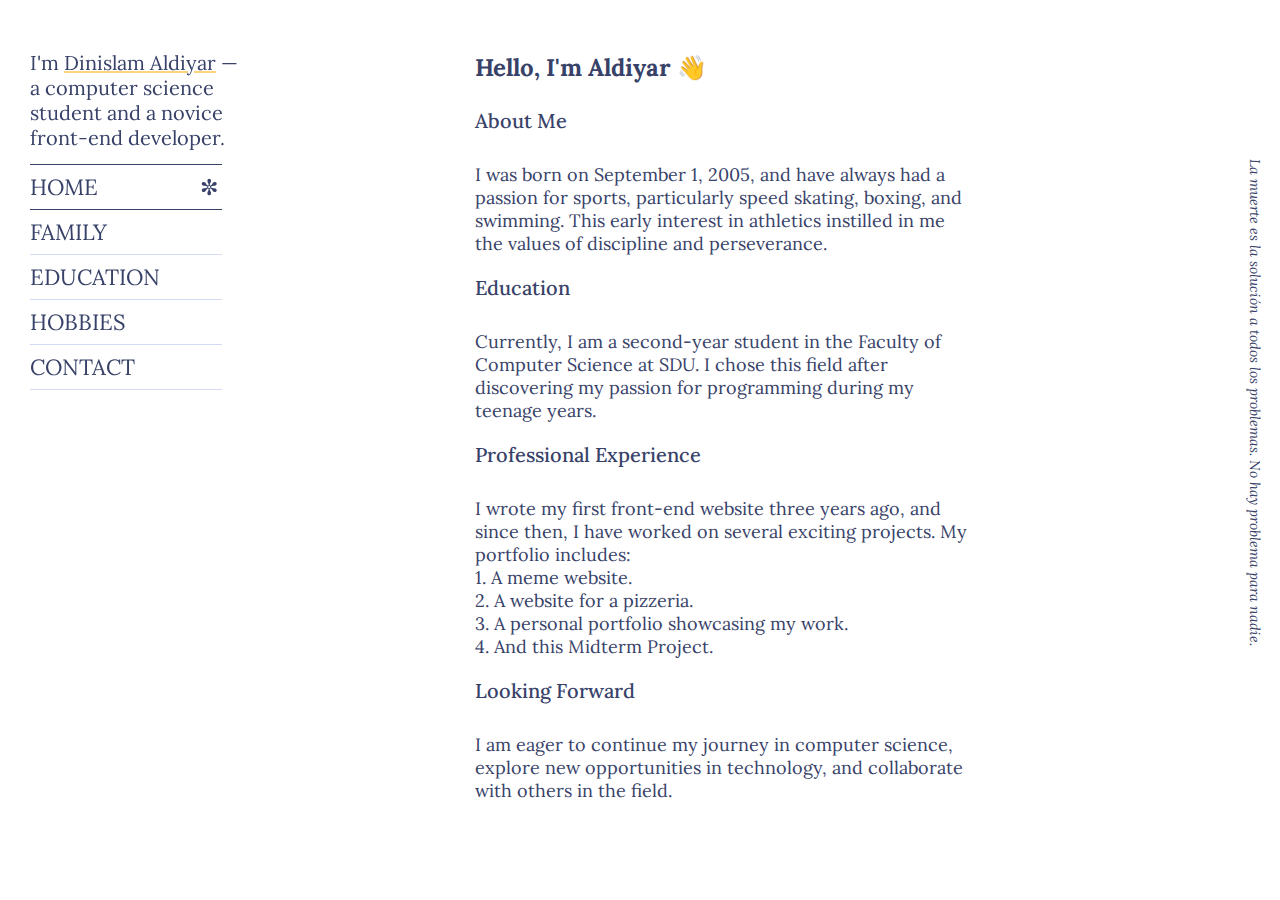
<file: index.html>
<!DOCTYPE html>
<html lang="en">
<head>
    <meta charset="UTF-8">
    <meta name="viewport" content="width=device-width, initial-scale=1.0">
    <meta http-equiv="X-UA-Compatible" content="IE=edge">
    <link rel="stylesheet" href="/styles/style.css">
    <title>Portfolio: Aldiyar</title>
    <link rel="preconnect" href="https://fonts.googleapis.com">
    <link rel="preconnect" href="https://fonts.gstatic.com" crossorigin>
    <link href="https://fonts.googleapis.com/css2?family=Lora:ital,wght@0,400..700;1,400..700&display=swap" rel="stylesheet">
</head>
<body>
    <section class="container">
        <div class="pseudoHeader"></div>
        <header class="sideHeader">
            <h1>
                I'm <a href="index.html">Dinislam Aldiyar</a> — <br>
                a computer science 
                student and a novice 
                front-end developer.
            </h1>
            <nav>
                <ul>
                    <li class="active-menu"><a href="index.html">Home<span> ✼ </span></a></li>
                    <li><a href="family.html">Family</a></li>
                    <li><a href="education.html">Education</a></li>
                    <li><a href="hobbies.html">Hobbies</a></li>
                    <li><a href="contact.html">Contact</a></li>
                </ul>
            </nav>
        </header>
        <div class="mobileHeader">
            <p>
                <a href="index.html">Dinislam Aldiyar</a> <br>
                _<span>home</span>_
            </p>
            <div class="mobile-menu">
                <input type="checkbox" id="menu-toggle">
                <label for="menu-toggle" class="menu-icon">&#9776;</label>
                <nav class="menu">
                    <ul>
                        <li><a href="index.html">Home</a></li>
                        <li><a href="family.html">Family</a></li>
                        <li><a href="education.html">Education</a></li>
                        <li><a href="hobbies.html">Hobbies</a></li>
                        <li><a href="contact.html">Contact</a></li>
                    </ul>
                </nav>
            </div>            
        </div>            
        <div class="home">
            <div class="about-me">
                <h1>Hello, I'm Aldiyar <span>👋</span></h1> 
                <br>
                <h2>About Me</h2> 
                <p> 
                    I was born on September 1, 2005, 
                    and have always had a passion for sports, 
                    particularly speed skating, boxing, and swimming. 
                    This early interest in athletics instilled 
                    in me the values of discipline and perseverance. 
                </p> 
                <h2>Education</h2> 
                <p> Currently, I am a second-year 
                    student in the Faculty of Computer Science at SDU.
                    I chose this field after discovering my passion for programming during my teenage years.
                </p> 
                <h2>Professional Experience</h2> 
                <p> I wrote my first front-end website three years ago, 
                    and since then, I have worked on several exciting projects. 
                    My portfolio includes: <br>
                    1. A meme website. <br>
                    2. A website for a pizzeria. <br>
                    3. A personal portfolio showcasing my work. <br>
                    4. And this Midterm Project.
                </p>
                <h2>Looking Forward</h2> 
                <p> I am eager to continue my journey in computer science, 
                    explore new opportunities in technology, 
                    and collaborate with others in the field. 
                </p>
            </div>
        </div>
        <nav class="sideBar">
            <div class="side-quote">
                <b id="word"></b>
            </div>
        </nav>
    </section>
    <script>
        window.onload = function() {
            generate();
        };
        function generate() {
            var arr = [
                'The only true wisdom is in knowing you know nothing.',
                'Gott ist tot. Gott bleibt tot. Und wir haben ihn getötet.',
                'Немає любові до життя без відчаю в житті.',
                'لقد كان في وسعي أن أقضي على كل يهود العالم ولكني تركت بعضا منهم لتعرفوا لماذا كنت أبيدهم',
                'La muerte es la solución a todos los problemas. No hay problema para nadie.',
                'Solo uno sciocco impara dai propri errori.',
                'IwbnfouevcmsiehwvudbqvGovernment.'
            ];
            var index = Math.floor(Math.random() * arr.length);
            document.getElementById('word').innerHTML = arr[index];
        }
    </script>        
</body>
</html>
</file>
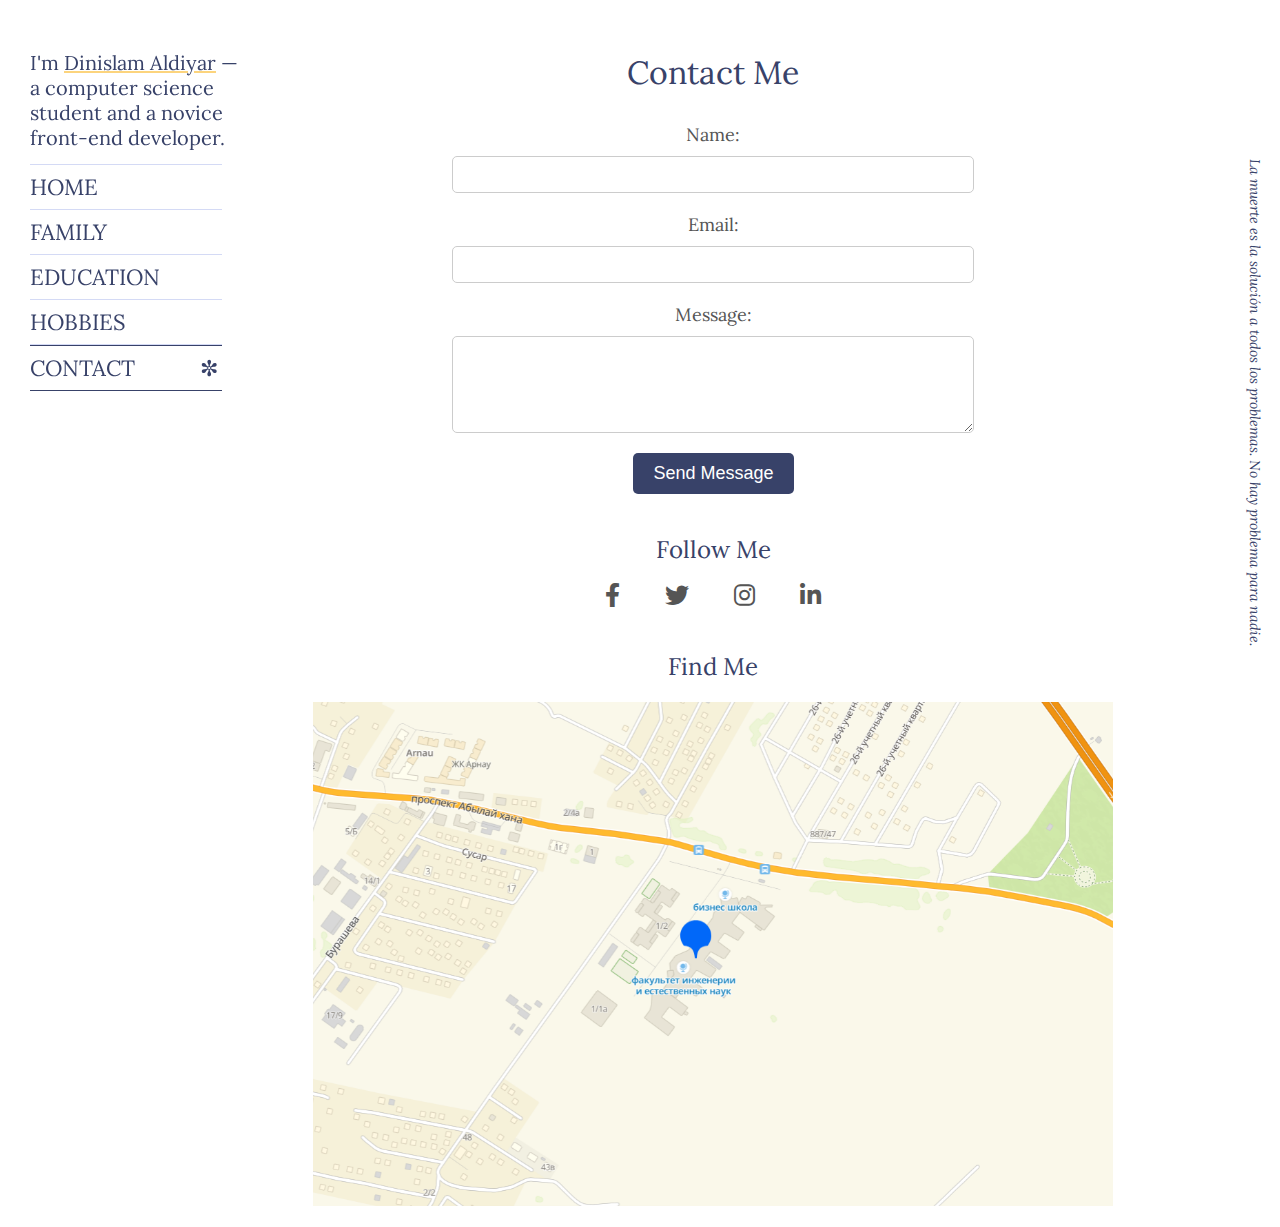
<file: contact.html>
<!DOCTYPE html>
<html lang="en">
<head>
    <meta charset="UTF-8">
    <meta name="viewport" content="width=device-width, initial-scale=1.0">
    <meta http-equiv="X-UA-Compatible" content="IE=edge">
    <link rel="stylesheet" href="/styles/style.css">
    <title>Portfolio: Aldiyar</title>
    <link rel="preconnect" href="https://fonts.googleapis.com">
    <link rel="preconnect" href="https://fonts.gstatic.com" crossorigin>
    <link href="https://fonts.googleapis.com/css2?family=Lora:ital,wght@0,400..700;1,400..700&display=swap" rel="stylesheet">
    <link rel="stylesheet" href="https://cdnjs.cloudflare.com/ajax/libs/font-awesome/6.0.0-beta3/css/all.min.css">
</head>
<body>
    <section class="container">
        <div class="pseudoHeader"></div>
        <header class="sideHeader">
            <h1>
                I'm <a href="index.html">Dinislam Aldiyar</a> — <br>
                a computer science 
                student and a novice 
                front-end developer.
            </h1>
            <nav>
                <ul>
                    <li><a href="index.html">Home</a></li>
                    <li><a href="family.html">Family</a></li>
                    <li><a href="education.html">Education</a></li>
                    <li><a href="hobbies.html">Hobbies</a></li>
                    <li class="active-menu"><a href="contact.html">Contact<span> ✼ </span></a></li>
                </ul>
            </nav>
        </header>
        <div class="mobileHeader">
            <p>
                <a href="index.html">Dinislam Aldiyar</a> <br>
                _<span>contact</span>_
            </p>
            <div class="mobile-menu">
                <input type="checkbox" id="menu-toggle">
                <label for="menu-toggle" class="menu-icon">&#9776;</label>
                <nav class="menu">
                    <ul>
                        <li><a href="index.html">Home</a></li>
                        <li><a href="family.html">Family</a></li>
                        <li><a href="education.html">Education</a></li>
                        <li><a href="hobbies.html">Hobbies</a></li>
                        <li><a href="contact.html">Contact</a></li>
                    </ul>
                </nav>
            </div>            
        </div>            
        <div class="contact">

            <h2>Contact Me</h2>

            <div class="contact-form">
                <form id="contactForm">
                    <label for="name">Name:</label>
                    <input type="text" id="name" name="name" required>
    
                    <label for="email">Email:</label>
                    <input type="email" id="email" name="email" required>
    
                    <label for="message">Message:</label>
                    <textarea id="message" name="message" rows="5" required></textarea>
    
                    <button type="submit">Send Message</button>
                </form>
                <p class="success-message" id="successMessage">Submission successful! Thank you for contacting us.</p>
            </div>

            <div class="social-media">
                <h3>Follow Me</h3>
                <a href="https://www.facebook.com" target="_blank"><i class="fab fa-facebook-f"></i></a>
                <a href="https://www.twitter.com" target="_blank"><i class="fab fa-twitter"></i></a>
                <a href="https://www.instagram.com" target="_blank"><i class="fab fa-instagram"></i></a>
                <a href="https://www.linkedin.com" target="_blank"><i class="fab fa-linkedin-in"></i></a>
            </div>            

            <div class="location">
                <h3>Find Me</h3>
                <a href="https://go.2gis.com/n100j"><img src="/assets/map.png"></a>
            </div>

        </div> 

        <nav class="sideBar">
            <div class="side-quote">
                <b id="word"></b>
            </div>
        </nav>
        
    </section>
    <script>
        window.onload = function() {
            generate();
        };
        function generate() {
            var arr = [
                'The only true wisdom is in knowing you know nothing.',
                'Gott ist tot. Gott bleibt tot. Und wir haben ihn getötet.',
                'Немає любові до життя без відчаю в житті.',
                'لقد كان في وسعي أن أقضي على كل يهود العالم ولكني تركت بعضا منهم لتعرفوا لماذا كنت أبيدهم',
                'La muerte es la solución a todos los problemas. No hay problema para nadie.',
                'Solo uno sciocco impara dai propri errori.',
                'IwbnfouevcmsiehwvudbqvGovernment.'
            ];
            var index = Math.floor(Math.random() * arr.length);
            document.getElementById('word').innerHTML = arr[index];
        }
        document.getElementById('contactForm').addEventListener('submit', function(event) {
            event.preventDefault(); 
            const successMessage = document.getElementById('successMessage');
            successMessage.style.display = 'block';
            successMessage.style.opacity = '1'; 
            setTimeout(function() {
                successMessage.style.opacity = '0'; 
                setTimeout(function() {
                    successMessage.style.display = 'none'; 
                }, 1000); 
            }, 3000); 
            document.getElementById('contactForm').reset();
        });

        DG.then(function () {
            var map = DG.map('map', {
              center: [43.238949, 76.889709], 
              zoom: 13
            });
            DG.marker([43.238949, 76.889709]).addTo(map).bindPopup('Hello! This is a marker.');
        });
    </script> 
</body>
</html>
</file>
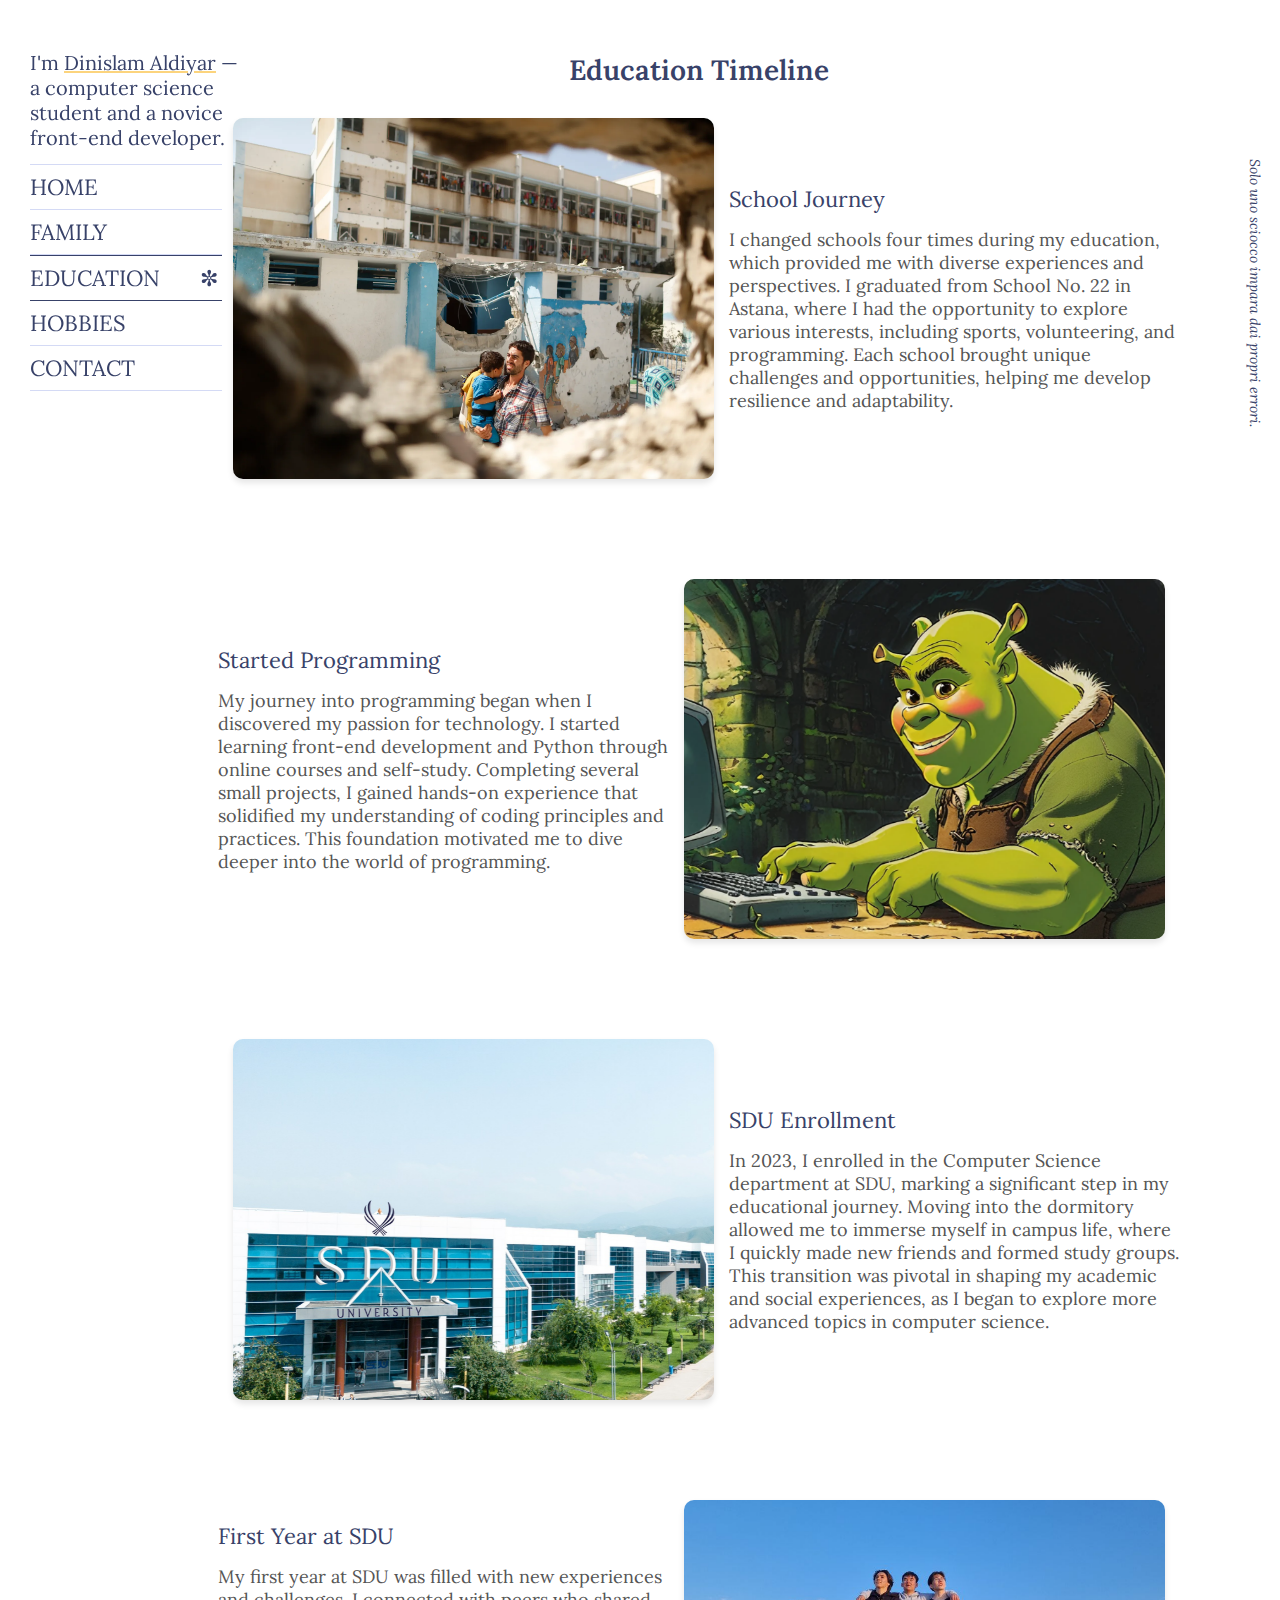
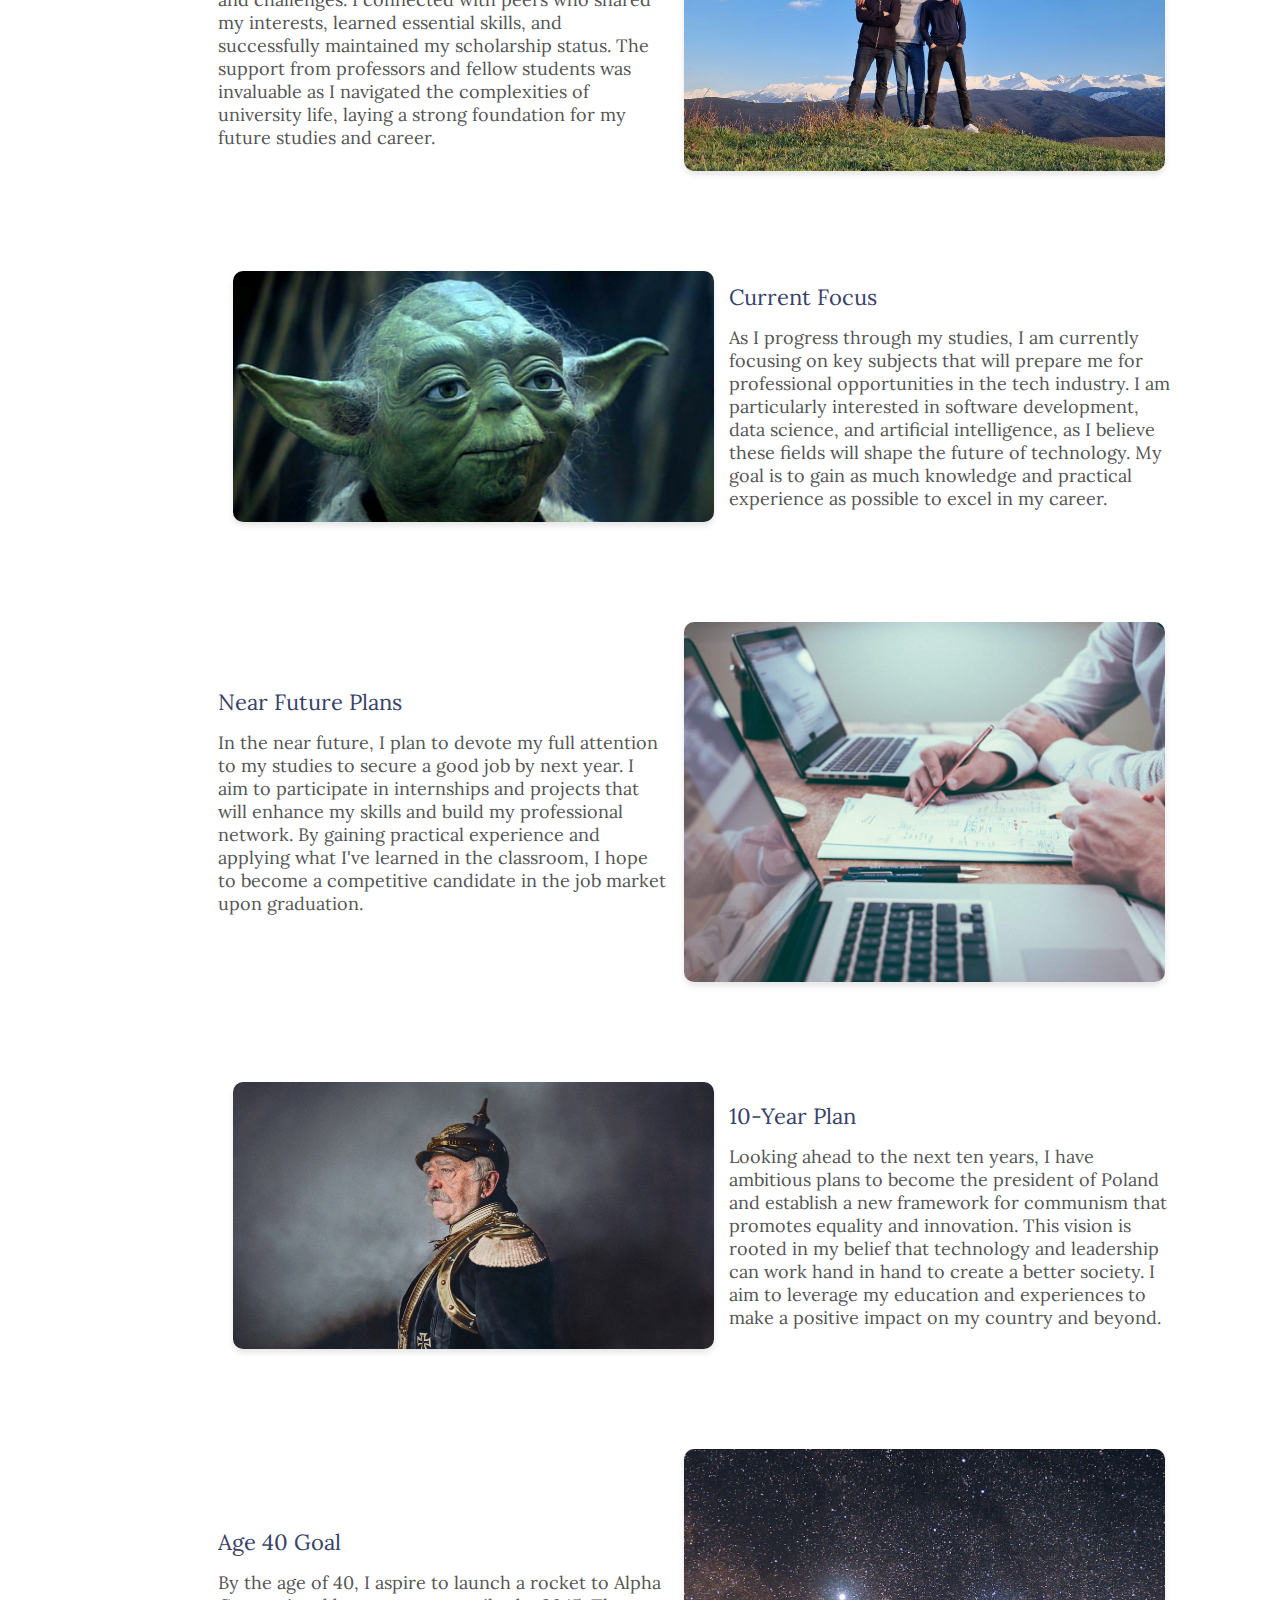
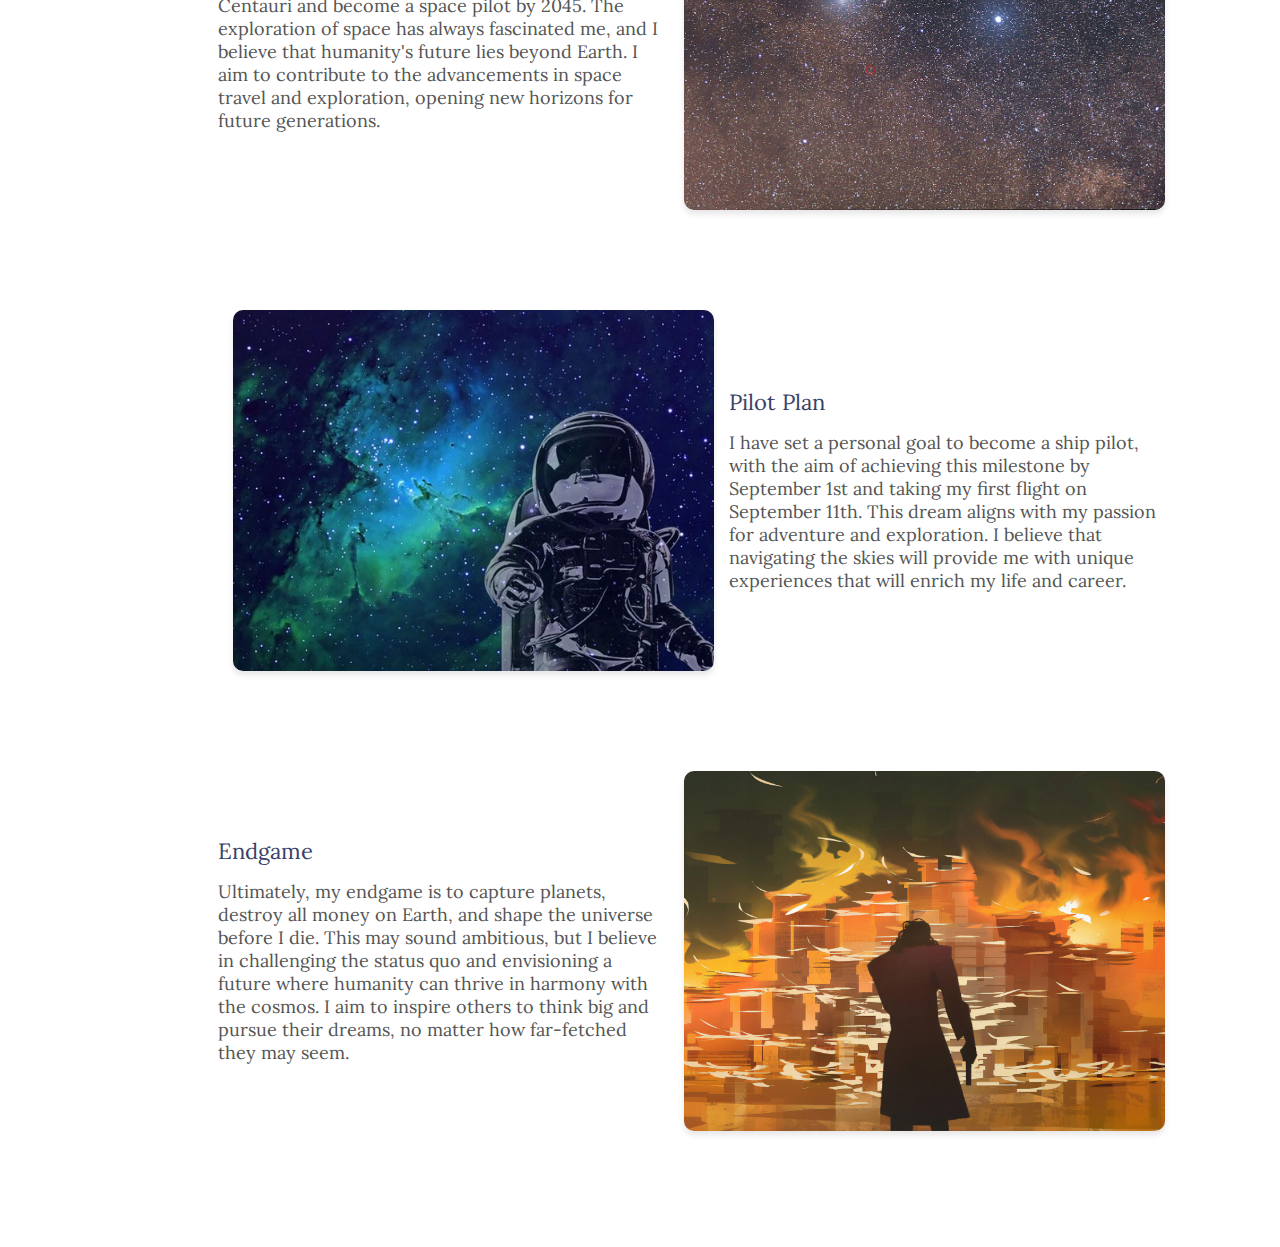
<file: education.html>
<!DOCTYPE html>
<html lang="en">
<head>
    <meta charset="UTF-8">
    <meta name="viewport" content="width=device-width, initial-scale=1.0">
    <meta http-equiv="X-UA-Compatible" content="IE=edge">
    <link rel="stylesheet" href="/styles/style.css">
    <title>Portfolio: Aldiyar</title>
    <link rel="preconnect" href="https://fonts.googleapis.com">
    <link rel="preconnect" href="https://fonts.gstatic.com" crossorigin>
    <link href="https://fonts.googleapis.com/css2?family=Lora:ital,wght@0,400..700;1,400..700&display=swap" rel="stylesheet">
</head>
<body>
    <section class="container">
        <div class="pseudoHeader"></div>
        <header class="sideHeader">
            <h1>
                I'm <a href="index.html">Dinislam Aldiyar</a> — <br>
                a computer science 
                student and a novice 
                front-end developer.
            </h1>
            <nav>
                <ul>
                    <li><a href="index.html">Home</a></li>
                    <li><a href="family.html">Family</a></li>
                    <li class="active-menu"><a href="education.html">Education<span> ✼ </span></a></li>
                    <li><a href="hobbies.html">Hobbies</a></li>
                    <li><a href="contact.html">Contact</a></li>
                </ul>
            </nav>
        </header>
        <div class="mobileHeader">
            <p>
                <a href="index.html">Dinislam Aldiyar</a> <br>
                _<span>education</span>_
            </p>
            <div class="mobile-menu">
                <input type="checkbox" id="menu-toggle">
                <label for="menu-toggle" class="menu-icon">&#9776;</label>
                <nav class="menu">
                    <ul>
                        <li><a href="index.html">Home</a></li>
                        <li><a href="family.html">Family</a></li>
                        <li><a href="education.html">Education ✼ </a></li>
                        <li><a href="hobbies.html">Hobbies</a></li>
                        <li><a href="contact.html">Contact</a></li>
                    </ul>
                </nav>
            </div>            
        </div>
        <div class="education">
            <h2>Education Timeline</h2>
            <div class="education-item">
                <img src="/assets/school.png" alt="School Journey" class="education-img">
                <div class="education-text">
                    <h3>School Journey</h3>
                    <p>
                        I changed schools four times during my education, 
                        which provided me with diverse experiences and perspectives. 
                        I graduated from School No. 22 in Astana, where 
                        I had the opportunity to explore various interests, 
                        including sports, volunteering, and programming. 
                        Each school brought unique challenges and opportunities, 
                        helping me develop resilience and adaptability.</p>
                </div>
            </div>
            <div class="education-item reverse">
                <div class="education-text">
                    <h3>Started Programming</h3>
                    <p>
                        My journey into programming began when 
                        I discovered my passion for technology. 
                        I started learning front-end development 
                        and Python through online courses and self-study. 
                        Completing several small projects, 
                        I gained hands-on experience that solidified 
                        my understanding of coding principles and practices. 
                        This foundation motivated me to dive deeper into the world of programming.</p>
                </div>
                <img src="/assets/programming.png" alt="Started Programming" class="education-img">
            </div>
            <div class="education-item">
                <img src="/assets/university.png" alt="SDU Enrollment" class="education-img">
                <div class="education-text">
                    <h3>SDU Enrollment</h3>
                    <p>
                        In 2023, I enrolled in the Computer Science department at SDU, 
                        marking a significant step in my educational journey. 
                        Moving into the dormitory allowed me to immerse myself in campus life, 
                        where I quickly made new friends and formed study groups. 
                        This transition was pivotal in shaping my academic and social experiences, 
                        as I began to explore more advanced topics in computer science.</p>
                </div>
            </div>
            <div class="education-item reverse">
                <div class="education-text">
                    <h3>First Year at SDU</h3>
                    <p>
                        My first year at SDU was filled with new experiences and challenges. 
                        I connected with peers who shared my interests, 
                        learned essential skills, and successfully maintained my scholarship status. 
                        The support from professors and fellow students was invaluable as 
                        I navigated the complexities of university life, 
                        laying a strong foundation for my future studies and career.</p>
                </div>
                <img src="/assets/first_year.png" alt="First Year at SDU" class="education-img">
            </div>
            <div class="education-item">
                <img src="/assets/current.png" alt="Current Focus" class="education-img">
                <div class="education-text">
                    <h3>Current Focus</h3>
                    <p>
                        As I progress through my studies, 
                        I am currently focusing on key subjects that will prepare 
                        me for professional opportunities in the tech industry. 
                        I am particularly interested in software development, 
                        data science, and artificial intelligence, 
                        as I believe these fields will shape the future of technology.
                        My goal is to gain as much knowledge and practical experience 
                        as possible to excel in my career.
                    </p>
                </div>
            </div>
            <div class="education-item reverse">
                <div class="education-text">
                    <h3>Near Future Plans</h3>
                    <p>
                        In the near future, I plan to devote my full attention to 
                        my studies to secure a good job by next year. 
                        I aim to participate in internships and projects that will
                        enhance my skills and build my professional network. 
                        By gaining practical experience and applying what 
                        I've learned in the classroom, 
                        I hope to become a competitive candidate 
                        in the job market upon graduation.
                    </p>
                </div>
                <img src="/assets/near.png" alt="Near Future Plans" class="education-img">
            </div>
            <div class="education-item">
                <img src="/assets/10_years.png" alt="10-Year Plan" class="education-img">
                <div class="education-text">
                    <h3>10-Year Plan</h3>
                    <p>
                        Looking ahead to the next ten years, 
                        I have ambitious plans to become the president 
                        of Poland and establish a new framework for communism
                        that promotes equality and innovation. This vision is
                        rooted in my belief that technology and leadership can
                        work hand in hand to create a better society. 
                        I aim to leverage my education and experiences 
                        to make a positive impact on my country and beyond.
                    </p>
                </div>
            </div>
            <div class="education-item reverse">
                <div class="education-text">
                    <h3>Age 40 Goal</h3>
                    <p>
                        By the age of 40, I aspire to launch a rocket to 
                        Alpha Centauri and become a space pilot by 2045. 
                        The exploration of space has always fascinated me, 
                        and I believe that humanity's future lies beyond Earth. 
                        I aim to contribute to the advancements in space travel 
                        and exploration, opening new horizons for future generations.
                    </p>
                </div>
                <img src="/assets/40_years.png" alt="Age 40 Goal" class="education-img">
            </div>
            <div class="education-item">
                <img src="/assets/cosmonaut.png" alt="Pilot Plan" class="education-img">
                <div class="education-text">
                    <h3>Pilot Plan</h3>
                    <p>
                        I have set a personal goal to become a ship pilot, 
                        with the aim of achieving this milestone by September
                        1st and taking my first flight on September 11th.
                        This dream aligns with my passion for adventure 
                        and exploration. I believe that navigating the skies 
                        will provide me with unique experiences that will 
                        enrich my life and career.
                    </p>
                </div>
            </div>
            <div class="education-item reverse">
                <div class="education-text">
                    <h3>Endgame</h3>
                    <p>
                        Ultimately, my endgame is to capture planets, 
                        destroy all money on Earth, and shape the universe before
                        I die. This may sound ambitious,
                        but I believe in challenging the status quo and envisioning 
                        a future where humanity can thrive in harmony with the cosmos.
                        I aim to inspire others to think big and pursue their dreams, 
                        no matter how far-fetched they may seem.
                    </p>
                </div>
                <img src="/assets/Fire.png" alt="Endgame" class="education-img">
            </div>
        </div>                
        <nav class="sideBar">
            <div class="side-quote">
                <b id="word"></b>
            </div>
        </nav>
    </section>
    <script>
        window.onload = function() {
            generate();
        };
        function generate() {
            var arr = [
                'The only true wisdom is in knowing you know nothing.',
                'Gott ist tot. Gott bleibt tot. Und wir haben ihn getötet.',
                'Немає любові до життя без відчаю в житті.',
                'لقد كان في وسعي أن أقضي على كل يهود العالم ولكني تركت بعضا منهم لتعرفوا لماذا كنت أبيدهم',
                'La muerte es la solución a todos los problemas. No hay problema para nadie.',
                'Solo uno sciocco impara dai propri errori.',
                'IwbnfouevcmsiehwvudbqvGovernment.'
            ];
            var index = Math.floor(Math.random() * arr.length);
            document.getElementById('word').innerHTML = arr[index];
        }
    </script> 
</body>
</html>
</file>
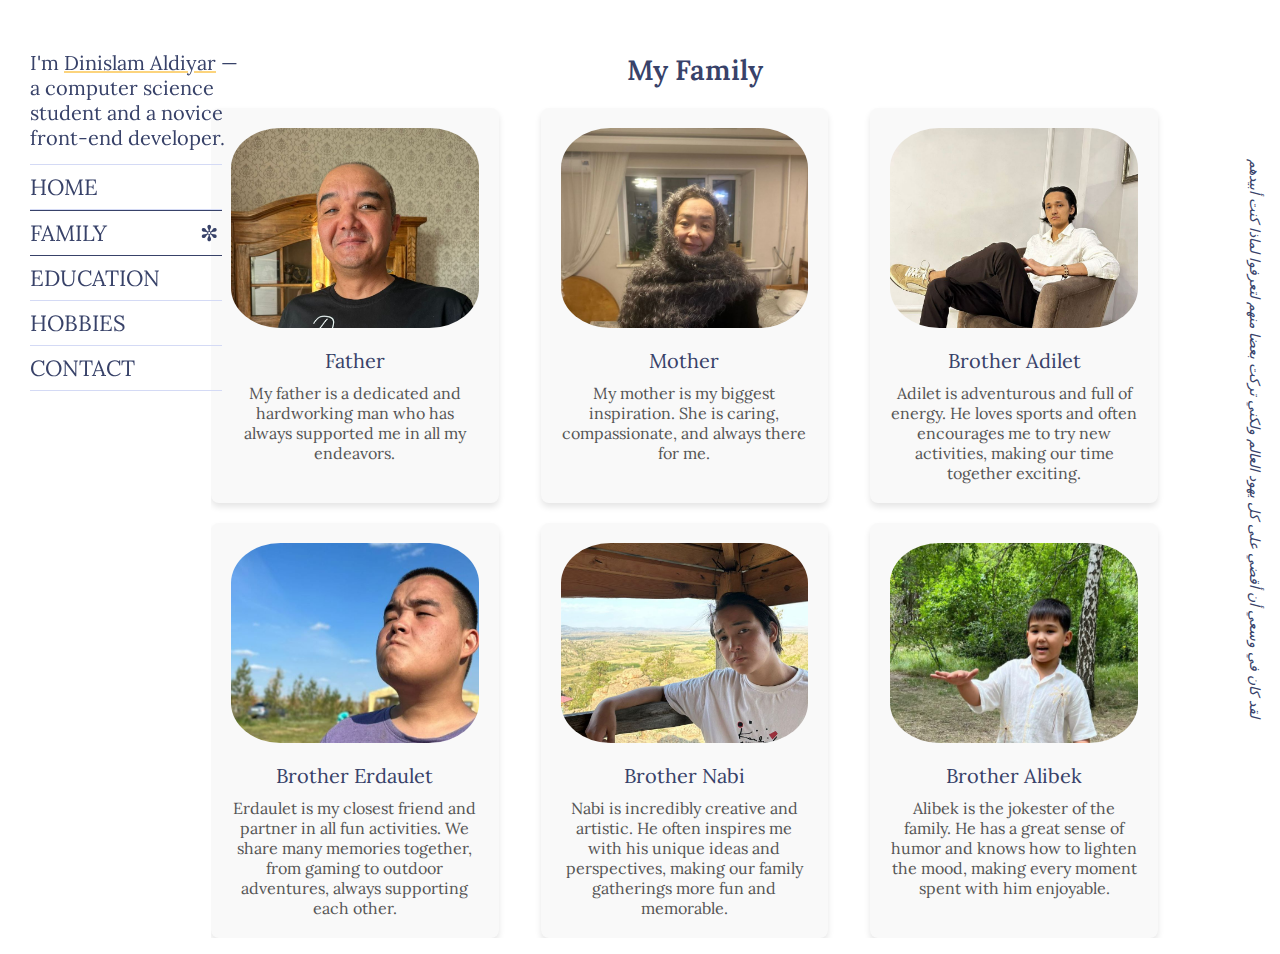
<file: family.html>
<!DOCTYPE html>
<html lang="en">
<head>
    <meta charset="UTF-8">
    <meta name="viewport" content="width=device-width, initial-scale=1.0">
    <meta http-equiv="X-UA-Compatible" content="IE=edge">
    <link rel="stylesheet" href="/styles/style.css">
    <title>Portfolio: Aldiyar</title>
    <link rel="preconnect" href="https://fonts.googleapis.com">
    <link rel="preconnect" href="https://fonts.gstatic.com" crossorigin>
    <link href="https://fonts.googleapis.com/css2?family=Lora:ital,wght@0,400..700;1,400..700&display=swap" rel="stylesheet">
</head>
<body>
    <section class="container">
        <div class="pseudoHeader"></div>
        <header class="sideHeader">
            <h1>
                I'm <a href="index.html">Dinislam Aldiyar</a> —<br>
                a computer science 
                student and a novice 
                front-end developer.
            </h1>
            <nav>
                <ul>
                    <li><a href="index.html">Home</a></li>
                    <li class="active-menu"><a href="family.html">Family<span> ✼ </span></a></li>
                    <li><a href="education.html">Education</a></li>
                    <li><a href="hobbies.html">Hobbies</a></li>
                    <li><a href="contact.html">Contact</a></li>
                </ul>
            </nav>
        </header>
        <div class="mobileHeader">
            <p>
                <a href="index.html">Dinislam Aldiyar</a> <br>
                _<span>family</span>_
            </p>
            <div class="mobile-menu">
                <input type="checkbox" id="menu-toggle">
                <label for="menu-toggle" class="menu-icon">&#9776;</label>
                <nav class="menu">
                    <ul>
                        <li><a href="index.html">Home</a></li>
                        <li><a href="family.html">Family</a></li>
                        <li><a href="education.html">Education</a></li>
                        <li><a href="hobbies.html">Hobbies</a></li>
                        <li><a href="contact.html">Contact</a></li>
                    </ul>
                </nav>
            </div>            
        </div>            
        <div class="family">
            <h2>My Family</h2>
            <div class="family-grid">
                <div class="family-member">
                    <img src="/assets/Dad.png" alt="Father">
                    <h3>Father</h3>
                    <p>My father is a dedicated and hardworking man who has always supported me in all my endeavors.</p>
                </div>
                <div class="family-member">
                    <img src="/assets/Mom.png" alt="Mother">
                    <h3>Mother</h3>
                    <p>My mother is my biggest inspiration. She is caring, compassionate, and always there for me.</p>
                </div>
                <div class="family-member">
                    <img src="/assets/Adilet.png" alt="Brother Adilet">
                    <h3>Brother Adilet</h3>
                    <p>Adilet is adventurous and full of energy. He loves sports and often encourages me to try new activities, making our time together exciting.</p>
                </div>
                <div class="family-member">
                    <img src="/assets/Erdaulet.jpg" alt="Brother Erdaulet">
                    <h3>Brother Erdaulet</h3>
                    <p>Erdaulet is my closest friend and partner in all fun activities. We share many memories together, from gaming to outdoor adventures, always supporting each other.</p>
                </div>
                <div class="family-member">
                    <img src="/assets/Nabi.png" alt="Brother Nabi">
                    <h3>Brother Nabi</h3>
                    <p>Nabi is incredibly creative and artistic. He often inspires me with his unique ideas and perspectives, making our family gatherings more fun and memorable.</p>
                </div>
                <div class="family-member">
                    <img src="/assets/Alibek.png" alt="Brother Alibek">
                    <h3>Brother Alibek</h3>
                    <p>Alibek is the jokester of the family. He has a great sense of humor and knows how to lighten the mood, making every moment spent with him enjoyable.</p>
                </div>
            </div>
        </div>
        
        <nav class="sideBar">
            <div class="side-quote">
                <b id="word"></b>
            </div>
        </nav>
    </section>
    <script>
        window.onload = function() {
            generate();
        };
        function generate() {
            var arr = [
                'The only true wisdom is in knowing you know nothing.',
                'Gott ist tot. Gott bleibt tot. Und wir haben ihn getötet.',
                'Немає любові до життя без відчаю в житті.',
                'لقد كان في وسعي أن أقضي على كل يهود العالم ولكني تركت بعضا منهم لتعرفوا لماذا كنت أبيدهم',
                'La muerte es la solución a todos los problemas. No hay problema para nadie.',
                'Solo uno sciocco impara dai propri errori.',
                'IwbnfouevcmsiehwvudbqvGovernment.'
            ];
            var index = Math.floor(Math.random() * arr.length);
            document.getElementById('word').innerHTML = arr[index];
        }
    </script> 
</body>
</html>
</file>
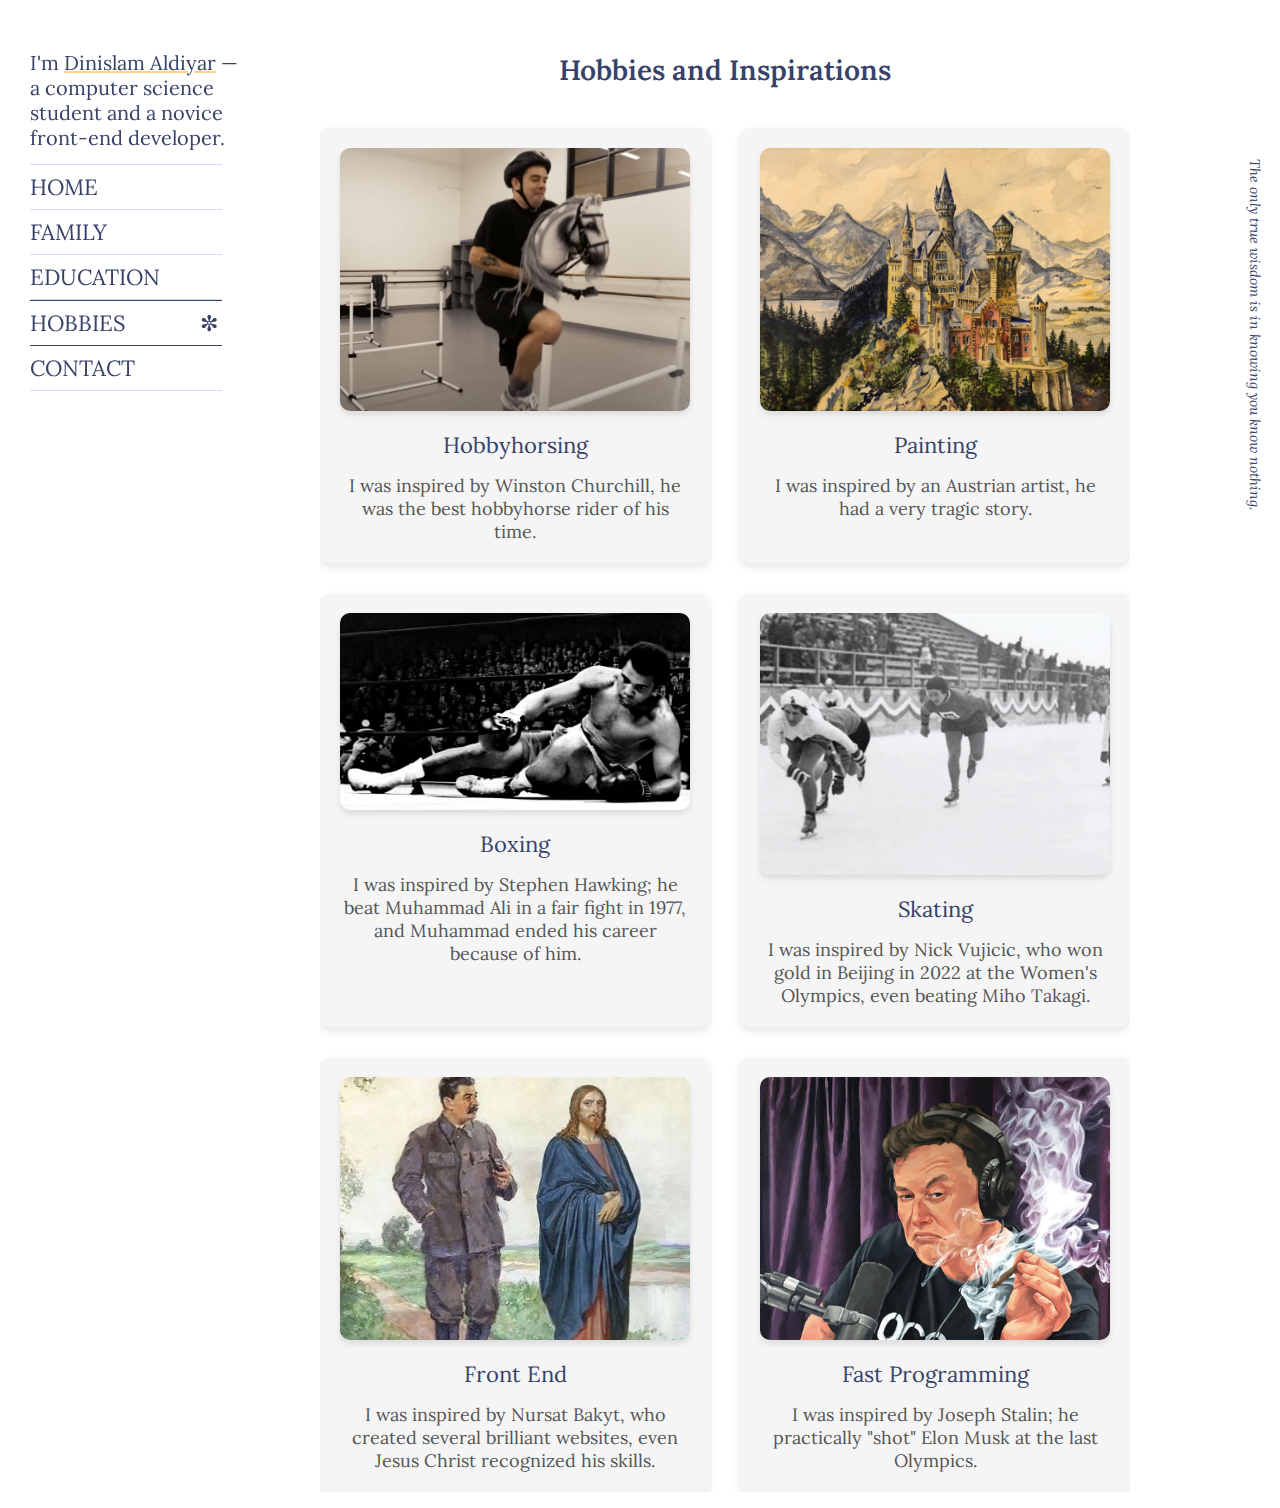
<file: hobbies.html>
<!DOCTYPE html>
<html lang="en">
<head>
    <meta charset="UTF-8">
    <meta name="viewport" content="width=device-width, initial-scale=1.0">
    <meta http-equiv="X-UA-Compatible" content="IE=edge">
    <link rel="stylesheet" href="/styles/style.css">
    <title>Portfolio: Aldiyar</title>
    <link rel="preconnect" href="https://fonts.googleapis.com">
    <link rel="preconnect" href="https://fonts.gstatic.com" crossorigin>
    <link href="https://fonts.googleapis.com/css2?family=Lora:ital,wght@0,400..700;1,400..700&display=swap" rel="stylesheet">
</head>
<body>
    <section class="container">
        <div class="pseudoHeader"></div>
        <header class="sideHeader">
            <h1>
                I'm <a href="index.html">Dinislam Aldiyar</a> — <br>
                a computer science 
                student and a novice 
                front-end developer.
            </h1>
            <nav>
                <ul>
                    <li><a href="index.html">Home</a></li>
                    <li><a href="family.html">Family</a></li>
                    <li><a href="education.html">Education</a></li>
                    <li class="active-menu"><a href="hobbies.html">Hobbies<span> ✼ </span></a></li>
                    <li><a href="contact.html">Contact</a></li>
                </ul>
            </nav>
        </header>
        <div class="mobileHeader">
            <p>
                <a href="index.html">Dinislam Aldiyar</a> <br>
                _<span>hobbies</span>_
            </p>
            <div class="mobile-menu">
                <input type="checkbox" id="menu-toggle">
                <label for="menu-toggle" class="menu-icon">&#9776;</label>
                <nav class="menu">
                    <ul>
                        <li><a href="index.html">Home</a></li>
                        <li><a href="family.html">Family</a></li>
                        <li><a href="education.html">Education</a></li>
                        <li><a href="hobbies.html">Hobbies</a></li>
                        <li><a href="contact.html">Contact</a></li>
                    </ul>
                </nav>
            </div>            
        </div>            
        <div class="hobbies">
            <h2>Hobbies and Inspirations</h2>
            <div class="hobbies-grid">
                <div class="hobby-item">
                    <img src="/assets/horsing.png" alt="Hobbyhorsing" class="hobby-img">
                    <h3>Hobbyhorsing</h3>
                    <p>I was inspired by Winston Churchill, he was the best hobbyhorse rider of his time.</p>
                </div>
                <div class="hobby-item">
                    <img src="/assets/paint.png" alt="Painting" class="hobby-img">
                    <h3>Painting</h3>
                    <p>I was inspired by an Austrian artist, he had a very tragic story.</p>
                </div>
                <div class="hobby-item">
                    <img src="/assets/box.png" alt="Boxing" class="hobby-img">
                    <h3>Boxing</h3>
                    <p>I was inspired by Stephen Hawking; he beat Muhammad Ali in a fair fight in 1977, and Muhammad ended his career because of him.</p>
                </div>
                <div class="hobby-item">
                    <img src="/assets/skating.png" alt="Skating" class="hobby-img">
                    <h3>Skating</h3>
                    <p>I was inspired by Nick Vujicic, who won gold in Beijing in 2022 at the Women's Olympics, even beating Miho Takagi.</p>
                </div>
                <div class="hobby-item">
                    <img src="/assets/front.png" alt="Front End" class="hobby-img">
                    <h3>Front End</h3>
                    <p>I was inspired by Nursat Bakyt, who created several brilliant websites, even Jesus Christ recognized his skills.</p>
                </div>
                <div class="hobby-item">
                    <img src="/assets/fast.png" alt="Fast Programming" class="hobby-img">
                    <h3>Fast Programming</h3>
                    <p>I was inspired by Joseph Stalin; he practically "shot" Elon Musk at the last Olympics.</p>
                </div>
            </div>
        </div>        
        <nav class="sideBar">
            <div class="side-quote">
                <b id="word"></b>
            </div>
        </nav>
    </section>
    <script>
        window.onload = function() {
            generate();
        };
        function generate() {
            var arr = [
                'The only true wisdom is in knowing you know nothing.',
                'Gott ist tot. Gott bleibt tot. Und wir haben ihn getötet.',
                'Немає любові до життя без відчаю в житті.',
                'لقد كان في وسعي أن أقضي على كل يهود العالم ولكني تركت بعضا منهم لتعرفوا لماذا كنت أبيدهم',
                'La muerte es la solución a todos los problemas. No hay problema para nadie.',
                'Solo uno sciocco impara dai propri errori.',
                'IwbnfouevcmsiehwvudbqvGovernment.'
            ];
            var index = Math.floor(Math.random() * arr.length);
            document.getElementById('word').innerHTML = arr[index];
        }
    </script> 
</body>
</html>
</file>
<file: styles/style.css>
/* Basic CSS from github */
html, body, div, span, applet, object, iframe,
h1, h2, h3, h4, h5, h6, p, blockquote, pre,
a, abbr, acronym, address, big, cite, code,
del, dfn, em, img, ins, kbd, q, s, samp,
small, strike, strong, sub, sup, tt, var,
b, u, i, center,
dl, dt, dd, ol, ul, li,
fieldset, form, label, legend,
table, caption, tbody, tfoot, thead, tr, th, td,
article, aside, canvas, details, embed, 
figure, figcaption, footer, header, hgroup, 
menu, nav, output, ruby, section, summary,
time, mark, audio, video {
	margin: 0;
	padding: 0;
	border: 0;
	font-size: 100%;
	font: inherit;
	vertical-align: baseline;
}
/* HTML5 display-role reset for older browsers */
article, aside, details, figcaption, figure, 
footer, header, hgroup, menu, nav, section {
	display: block;
}
ol, ul {
	list-style: none;
}
blockquote, q {
	quotes: none;
}
blockquote:before, blockquote:after,
q:before, q:after {
	content: '';
	content: none;
}
table {
	border-collapse: collapse;
	border-spacing: 0;
}

/* Basic */
body {
    font-family: 'Lora', sans-serif;
	background-color: white;
	font-size: 20px;
	color: #384269;
}
.container {
	display: flex;
    width: 100%;
    margin: 0 auto;
}
a {
	text-decoration: none;
	color: #384269;
}


/* sideHeader */
.pseudoHeader {
    display: block;
	width: 260px;
    padding: 10px 0 0 10px;
}
.sideHeader {
    position: fixed;
	display: block;
	width: 260px;
    padding: 10px 0 0 10px;
}
.sideHeader h1 {
	width: 210px;
	margin: 40px 0 14px 20px;
}
.sideHeader ul li a {
	font-size: 22px;
    display: block;
    padding: 8px 0px;
	transition: color 300ms ease-in-out;
}
.sideHeader ul li a:hover {
    color: #ffae00; 
}
.sideHeader ul {
    padding-inline-start: 20px;
}
.sideHeader ul li {
	width: 80%;
	border-bottom: 1px solid #D4DAF5;
}
.sideHeader ul li:first-child {
	border-top: 1px solid #D4DAF5;
}
.active-menu {
    border-top: 1px solid #384269 !important;
    border-bottom: 1px solid #384269 !important;
}
.sideHeader ul li a {
    text-transform: uppercase;
}
.sideHeader h1 a {
    text-decoration: underline;
    text-decoration-color: #fcd47d; 
    transition: color 300ms ease-in-out;
}
.sideHeader h1 a:hover {
    color: #ffae00;
}
.sideHeader ul li a span {
    position: absolute;
    left: 200px;
}



/* Mobile Menu */
.mobileHeader {
    display: none;
    height: 60px; 
    width: 100%;
    border-bottom: 1px solid #B6C9D2;
    position: fixed;
    background-color: aliceblue;
    padding: 10px;
    margin: 0 auto;
    z-index: 1;
}
.mobileHeader p span {
    color: #ffae00;
}
.mobile-menu {
    margin-top: 10px;
    margin-right: 30px;
}
.menu {
    display: none;
}
.menu-icon {
    font-size: 30px;
    cursor: pointer;
    color: #384269;
}
.menu-icon:hover {
    color: #ffae00;
}
#menu-toggle {
    display: none;
}
#menu-toggle:checked ~ .menu {
    display: block;
    position: absolute;
    right: 20px;
    top: 60px;
    background-color: #ffffff;
    border: 1px solid #B6C9D2;
    width: 200px;
    z-index: 9999;
}
.menu ul {
    list-style-type: none;
    padding: 0;
}
.menu ul li {
    padding: 10px;
    border-bottom: 1px solid #B6C9D2;
}
.menu ul li a {
    text-decoration: none;
    color: #333;
	transition: color 300ms ease-in-out;
}
.menu ul li a:hover {
    color: #ffae00; 
}
.mobileHeader p a {
    text-decoration: underline;
    text-decoration-color: #fcd47d; 
    transition: color 300ms ease-in-out;
}
.mobileHeader p a:hover {
    color: #ffae00; 
}


/* Side Bar */
.sideBar {
    display: flex;
    flex-direction: column;
    justify-content: space-between;
    width: 100px;
    height: 100vh;
}
.side-quote {
    transform: rotate(90deg);
    width: 700px;
    position: relative;
    top: 500px;
    right: 275px;
    font-size: 14px;
    font-style: italic;
}


/* Home */
.home {
	margin: 0 auto;
	width: 500px;
    margin-top: 16px;
    padding-top: 36px;
}
.home p {
	font-size: 18px;
}
.home h1 {
    font-weight: 700;
	font-size: 24px;
}
.home h2 {
    font-weight: 500;
	font-size: 20px;
}
.about-me {
    align-items: center;
    display: inline-block;
}
.about-me p{
	margin-bottom: 20px;
}


/* Family */
.family {
    overflow: scroll;
    margin: 16px auto;
    padding-top: 36px;
}
.family h2 {
    text-align: center;
    margin-bottom: 20px;
    font-size: 28px;
    font-weight: 600;
}
.family-grid {
    display: grid;
    grid-template-columns: repeat(auto-fill, minmax(250px, 1fr));
    gap: 20px;
}
.family-member {
    text-align: center;
    background-color: #f9f9f9;
    padding: 20px;
    border-radius: 8px;
    box-shadow: 0 4px 6px rgba(0, 0, 0, 0.1);
    width: 80%;
    transition: width 0.5s ease;
}
.family-member:hover {
    width: 90%; 
}
.family-member img {
    width: 100%;
    height: 200px;
    object-fit: cover;
    border-radius: 20%;
    margin-bottom: 15px;
}
.family-member h3 {
    font-size: 20px;
    margin-bottom: 10px;
}
.family-member p {
    font-size: 16px;
    color: #555;
}


/* Education */
.education {
    overflow: scroll;
    text-align: center;
    margin: 16px auto;
    padding-top: 36px;    
}
.education-item {
    max-width: 1200px;
    display: flex;
    align-items: center;
    margin-bottom: 100px;
}
.education-img {
    width: 50%;
    border-radius: 10px;
    margin: 0 15px;
    box-shadow: 0px 4px 6px rgba(0, 0, 0, 0.1);
    transition: width 1s ease;
}
.education-img:hover {
    width: 55%;
}
.education-text {
    width: 50%;
    text-align: left;
}
.education h2 {
    font-size: 28px;
    font-weight: 600;
}
.education-item h3 {
    margin-bottom: 15px;
    font-size: 22px;
    color: #384269;
}
.education-item p {
    font-size: 18px;
    color: #555;
}


/* Hobbies */
.hobbies {
    overflow: scroll;
    text-align: center;
    margin: 16px auto;
    padding-top: 36px;
}
.hobby-img {
    width: 100%;
    height: auto;
    border-radius: 10px;
    margin-bottom: 15px;
    box-shadow: 0px 4px 6px rgba(0, 0, 0, 0.1);
}
.hobbies h2 {
    font-size: 28px;
    font-weight: 600;
}
.hobbies-grid {
    display: grid;
    grid-template-columns: repeat(2, 1fr); 
    gap: 30px;
    margin-top: 40px;
}
.hobby-item {
    width: 350px;
    background-color: #f5f5f5;
    padding: 20px;
    border-radius: 10px;
    box-shadow: 0px 4px 8px rgba(0, 0, 0, 0.1);
    transition: width 1s ease;
}
.hobby-item:hover {
    width: 380px;
}
.hobby-item h3 {
    margin-bottom: 15px;
    font-size: 22px;
    color: #384269;
}
.hobby-item p {
    font-size: 18px;
    color: #555;
}


/* Contact */
.contact {
    overflow: scroll;
    width: 80%;
    margin: 16px auto;
    text-align: center;
    padding-top: 36px;
}
h2 {
    font-size: 32px;
    margin-bottom: 30px;
    color: #384269;
}
.contact-form {
    margin-bottom: 40px;
}
.contact-form form {
    display: flex;
    flex-direction: column;
    align-items: center;
}
.contact-form label {
    font-size: 18px;
    margin-bottom: 10px;
    color: #555;
}
.contact-form input, .contact-form textarea {
    width: 100%;
    max-width: 500px;
    padding: 10px;
    margin-bottom: 20px;
    border: 1px solid #ccc;
    border-radius: 5px;
}
.contact-form button {
    padding: 10px 20px;
    background-color: #384269;
    color: #fff;
    border: none;
    border-radius: 5px;
    cursor: pointer;
    font-size: 18px;
}
.contact-form button:hover {
    background-color: #555;
}
.success-message {
    display: none; 
    color: green;
    font-weight: bold;
    margin-top: 20px;
    opacity: 1; 
    transition: opacity 1s ease-out; 
}

.social-media {
    margin-bottom: 40px;
}
.social-media h3 {
    font-size: 24px;
    margin-bottom: 15px;
    color: #384269;
}
.social-media a {
    margin: 0 20px;
    font-size: 24px;
    color: #555;
    transition: color 0.8s;
}
.social-media a:hover {
    color: #ffae00; 
}

.location {
    margin-top: 40px;
}
.location h3 {
    font-size: 24px;
    margin-bottom: 20px;
    color: #384269;
}
.location a img {
    max-width: 800px;
    width: 100%;
    height: auto;
    margin: 0 auto;
}


/* Animation */
.sideHeader ul li a span {
    animation-duration: 3s;
    animation-name: spin;
    animation-iteration-count: infinite; 
    animation-timing-function: linear;
}
@keyframes spin {
    from {
        transform:rotate(0deg);
    }
    to {
        transform:rotate(360deg);
    }
}
.home, .family, .education, .hobbies, .contact {
    animation-duration: 0.8s;
    animation-name: slidein_fade;
}
@keyframes slidein_fade {
    from {
      margin-top: 70px;
      opacity: 0;
    }
    to {
      margin-top: 16px;
      opacity: 1;
    }
}
.about-me h1 span {
    display: inline-block;
    transform-origin: 70% 70%;
}
.about-me:hover h1 span {
    animation: wave 1.5s infinite ease-in-out;
}
@keyframes wave {
    0% { transform: rotate(0deg); }
    25% { transform: rotate(30deg); }
    50% { transform: rotate(0deg); }
    75% { transform: rotate(-30deg); }
    100% { transform: rotate(0deg); }
}


/* Adaption Media */
@media (max-width: 1200px) {
    .mobileHeader {
        display: flex;
        justify-content: space-between;
    }
    .sideHeader, .sideBar, .pseudoHeader {
        display: none;
    }
    .home, .family, .education, .hobbies, .contact {
        padding: 70px 30px;
    }
    .education-item {
        flex-direction: column;
    }
    .education-item.reverse {
        flex-direction: column-reverse;
    }
    .education-text {
        width: 90%;
    }
}
@media (max-width: 880px) {
    .hobbies-grid {
        grid-template-columns: repeat(1, 1fr); 
    }
    .hobbies-item {
        width: 500px;
    }
}
</file>
